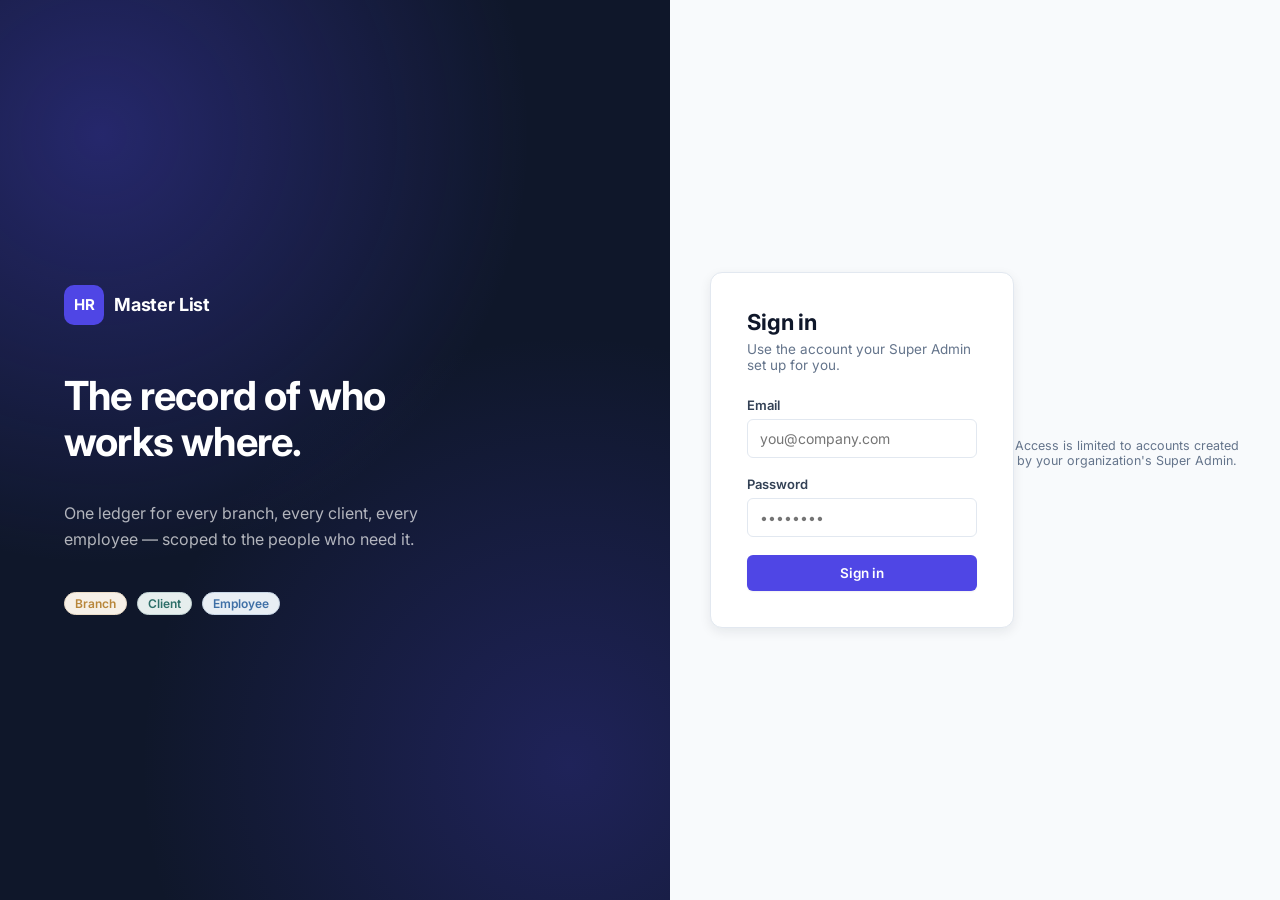
<file: index.html>
<!DOCTYPE html>
<html lang="en">
<head>
<meta charset="UTF-8">
<meta name="viewport" content="width=device-width, initial-scale=1.0">
<title>Sign in · HRIS</title>
<link rel="preconnect" href="https://fonts.googleapis.com">
<link href="https://fonts.googleapis.com/css2?family=Inter:wght@400;500;600;700&family=IBM+Plex+Mono:wght@500&display=swap" rel="stylesheet">
<link rel="stylesheet" href="css/style.css">
</head>
<body class="auth-body">

  <div class="auth-shell">
    <aside class="auth-brand">
      <div class="auth-brand-mark">
        <span class="seal">HR</span>
        <span class="brand-word">Master&nbsp;List</span>
      </div>
      <h1 class="auth-headline">The record of who works&nbsp;where.</h1>
      <p class="auth-sub">One ledger for every branch, every client, every employee — scoped to the people who need it.</p>
      <div class="auth-branches-preview">
        <div class="chip" style="--chip-color:#B8863A">Branch</div>
        <div class="chip" style="--chip-color:#2C6E68">Client</div>
        <div class="chip" style="--chip-color:#3E6FA6">Employee</div>
      </div>
    </aside>

    <main class="auth-panel">
      <form id="login-form" class="auth-form" novalidate>
        <h2>Sign in</h2>
        <p class="auth-form-sub">Use the account your Super Admin set up for you.</p>

        <p id="login-error" class="form-error" hidden></p>

        <label for="email">Email</label>
        <input type="email" id="email" name="email" required autocomplete="username" placeholder="you@company.com">

        <label for="password">Password</label>
        <input type="password" id="password" name="password" required autocomplete="current-password" placeholder="••••••••">

        <button type="submit" id="login-submit" class="btn btn-primary btn-block">Sign in</button>
      </form>
      <p class="auth-footnote">Access is limited to accounts created by your organization's Super Admin.</p>
    </main>
  </div>

<script src="js/config.js"></script>
<script src="js/api.js"></script>
<script src="js/auth.js"></script>
</body>
</html>
</file>
<file: css/style.css>
/* ============================================================
   HRIS Master List — design tokens
   Modern SaaS system: cool neutrals, a single confident violet-blue
   accent, and functional density built for scanning long lists.
   ============================================================ */

:root {
  --primary: #4F46E5;
  --primary-hover: #4338CA;
  --primary-soft: #EEF2FF;
  --primary-ring: rgba(79, 70, 229, 0.35);

  --ink: #0F172A;
  --ink-soft: #334155;
  --muted: #64748B;
  --faint: #94A3B8;

  --bg: #F8FAFC;
  --surface: #FFFFFF;
  --surface-hover: #F1F5F9;
  --border: #E2E8F0;
  --border-strong: #CBD5E1;

  --success: #16A34A;
  --success-soft: #F0FDF4;
  --danger: #DC2626;
  --danger-soft: #FEF2F2;
  --warning: #D97706;
  --warning-soft: #FFFBEB;

  --font-body: 'Inter', -apple-system, BlinkMacSystemFont, sans-serif;
  --font-mono: 'IBM Plex Mono', 'Courier New', monospace;

  --radius-sm: 6px;
  --radius: 8px;
  --radius-lg: 12px;
  --shadow-sm: 0 1px 2px rgba(15, 23, 42, 0.06);
  --shadow-md: 0 4px 12px rgba(15, 23, 42, 0.08);
  --shadow-lg: 0 16px 40px rgba(15, 23, 42, 0.16);
}

* { box-sizing: border-box; }

[hidden] { display: none !important; }

html { -webkit-font-smoothing: antialiased; }

body {
  margin: 0;
  font-family: var(--font-body);
  color: var(--ink);
  background: var(--bg);
}

h1, h2, h3, h4 { font-family: var(--font-body); margin: 0; letter-spacing: -0.01em; }

button, input, select, textarea { font-family: var(--font-body); font-size: 14px; }

.mono { font-family: var(--font-mono); font-size: 12.5px; }

:focus-visible {
  outline: 2px solid var(--primary);
  outline-offset: 2px;
}

/* ---- Buttons ------------------------------------------------------------ */

.btn {
  border: 1px solid transparent;
  border-radius: var(--radius-sm);
  padding: 9px 16px;
  font-weight: 600;
  font-size: 13.5px;
  cursor: pointer;
  transition: background 0.12s ease, border-color 0.12s ease, box-shadow 0.12s ease, color 0.12s ease;
  display: inline-flex;
  align-items: center;
  gap: 6px;
}
.btn:active { transform: translateY(1px); }
.btn-primary { background: var(--primary); color: #fff; box-shadow: var(--shadow-sm); }
.btn-primary:hover { background: var(--primary-hover); }
.btn-ghost { background: var(--surface); color: var(--ink-soft); border-color: var(--border); }
.btn-ghost:hover { background: var(--surface-hover); border-color: var(--border-strong); color: var(--ink); }
.btn-danger { background: var(--surface); color: var(--danger); border-color: var(--border); }
.btn-danger:hover { background: var(--danger-soft); border-color: #FCA5A5; }
.btn-sm { padding: 6px 12px; font-size: 12.5px; }
.btn-block { width: 100%; justify-content: center; }
.btn:disabled { opacity: 0.5; cursor: not-allowed; }

.icon-btn {
  background: transparent;
  border: none;
  font-size: 18px;
  line-height: 1;
  cursor: pointer;
  color: var(--muted);
  padding: 5px 9px;
  border-radius: var(--radius-sm);
}
.icon-btn:hover { background: var(--surface-hover); color: var(--ink); }

.link-btn {
  background: none;
  border: none;
  color: var(--primary);
  font-weight: 600;
  cursor: pointer;
  padding: 4px 6px;
  border-radius: var(--radius-sm);
  font-size: 12.5px;
}
.link-btn:hover { background: var(--primary-soft); }
.link-danger { color: var(--danger); }
.link-danger:hover { background: var(--danger-soft); }

/* ---- Chips / badges / pills ---------------------------------------------- */

.chip {
  display: inline-block;
  padding: 3px 10px;
  border-radius: 999px;
  font-size: 12px;
  font-weight: 600;
  color: var(--chip-color, var(--ink));
  background: color-mix(in srgb, var(--chip-color, var(--ink)) 12%, white);
  border: 1px solid color-mix(in srgb, var(--chip-color, var(--ink)) 28%, white);
}

.role-badge {
  font-size: 11px;
  font-weight: 700;
  letter-spacing: 0.03em;
  text-transform: uppercase;
  padding: 4px 10px;
  border-radius: 999px;
  background: var(--ink);
  color: #fff;
}
.role-badge.role-Viewer, .role-badge.role-Commenter { background: var(--muted); }
.role-badge.role-Editor { background: #0EA5A0; }
.role-badge.role-Admin { background: var(--ink-soft); }
.role-badge.role-SuperAdmin { background: var(--primary); }

.status-pill {
  font-size: 12px;
  font-weight: 600;
  padding: 3px 10px;
  border-radius: 999px;
  display: inline-flex;
  align-items: center;
  gap: 5px;
}
.status-pill::before { content: ''; width: 6px; height: 6px; border-radius: 50%; background: currentColor; }
.status-Active { background: var(--success-soft); color: var(--success); }
.status-Inactive { background: var(--danger-soft); color: var(--danger); }

/* ---- Avatars ---------------------------------------------------------------- */

.avatar {
  display: inline-flex;
  align-items: center;
  justify-content: center;
  width: 30px; height: 30px;
  border-radius: 50%;
  font-size: 11.5px;
  font-weight: 700;
  color: var(--av-color, var(--primary));
  background: color-mix(in srgb, var(--av-color, var(--primary)) 15%, white);
  flex-shrink: 0;
}

/* ---- Seal / brand mark ----------------------------------------------------- */

.seal {
  display: inline-flex;
  align-items: center;
  justify-content: center;
  width: 40px; height: 40px;
  border-radius: 10px;
  background: var(--primary);
  color: #fff;
  font-weight: 700;
  font-size: 15px;
}
.seal-sm { width: 30px; height: 30px; font-size: 12.5px; border-radius: 8px; }
.brand-word { font-weight: 700; font-size: 16px; margin-left: 10px; color: var(--ink); letter-spacing: -0.01em; }

/* ============================================================
   Login screen
   ============================================================ */

.auth-body { height: 100vh; overflow: hidden; }

.auth-shell {
  display: grid;
  grid-template-columns: 1.1fr 1fr;
  height: 100vh;
}

.auth-brand {
  background: var(--ink);
  background-image: radial-gradient(circle at 15% 15%, rgba(79,70,229,0.35), transparent 45%),
                     radial-gradient(circle at 85% 85%, rgba(79,70,229,0.25), transparent 45%);
  color: #fff;
  padding: 64px;
  display: flex;
  flex-direction: column;
  justify-content: center;
}
.auth-brand-mark { display: flex; align-items: center; margin-bottom: 48px; }
.auth-brand-mark .brand-word { color: #fff; font-size: 18px; }
.auth-headline {
  font-size: 40px;
  font-weight: 700;
  line-height: 1.15;
  max-width: 480px;
  margin-bottom: 20px;
  letter-spacing: -0.02em;
}
.auth-sub { color: rgba(255,255,255,0.68); max-width: 420px; line-height: 1.6; margin-bottom: 40px; }
.auth-branches-preview { display: flex; gap: 10px; }

.auth-panel {
  display: flex;
  align-items: center;
  justify-content: center;
  background: var(--bg);
  padding: 40px;
}
.auth-form {
  width: 100%;
  max-width: 380px;
  background: var(--surface);
  padding: 36px;
  border-radius: var(--radius-lg);
  border: 1px solid var(--border);
  box-shadow: var(--shadow-md);
}
.auth-form h2 { font-size: 22px; margin-bottom: 6px; font-weight: 700; }
.auth-form-sub { color: var(--muted); margin: 0 0 24px; font-size: 13.5px; }
.auth-form label { display: block; font-size: 13px; font-weight: 600; margin-bottom: 6px; color: var(--ink-soft); }
.auth-form input {
  width: 100%;
  padding: 10px 12px;
  margin-bottom: 18px;
  border: 1px solid var(--border);
  border-radius: var(--radius-sm);
  background: var(--surface);
  transition: border-color 0.12s ease, box-shadow 0.12s ease;
}
.auth-form input:focus { outline: none; border-color: var(--primary); box-shadow: 0 0 0 3px var(--primary-ring); }
.auth-footnote { text-align: center; color: var(--muted); font-size: 12.5px; max-width: 380px; margin-top: 18px; }

.form-error {
  background: var(--danger-soft);
  color: var(--danger);
  padding: 10px 12px;
  border-radius: var(--radius-sm);
  font-size: 13px;
  margin-bottom: 16px;
}

@media (max-width: 860px) {
  .auth-shell { grid-template-columns: 1fr; }
  .auth-brand { display: none; }
}

/* ============================================================
   App shell (dashboard, users page)
   ============================================================ */

.app-body { min-height: 100vh; }

.topbar {
  display: flex;
  align-items: center;
  gap: 24px;
  padding: 10px 20px;
  background: var(--surface);
  border-bottom: 1px solid var(--border);
  position: sticky;
  top: 0;
  z-index: 20;
}
.topbar-brand { display: flex; align-items: center; }
.topbar-search { flex: 1; }
.topbar-search input {
  width: 100%;
  max-width: 440px;
  padding: 8px 14px 8px 34px;
  border: 1px solid var(--border);
  border-radius: var(--radius-sm);
  background: var(--bg);
  background-image: url("data:image/svg+xml,%3Csvg xmlns='http://www.w3.org/2000/svg' width='14' height='14' viewBox='0 0 24 24' fill='none' stroke='%2394A3B8' stroke-width='2' stroke-linecap='round' stroke-linejoin='round'%3E%3Ccircle cx='11' cy='11' r='8'/%3E%3Cline x1='21' y1='21' x2='16.65' y2='16.65'/%3E%3C/svg%3E");
  background-repeat: no-repeat;
  background-position: 12px center;
  transition: border-color 0.12s ease, box-shadow 0.12s ease;
}
.topbar-search input:focus { outline: none; border-color: var(--primary); box-shadow: 0 0 0 3px var(--primary-ring); background-color: var(--surface); }
.topbar-user { display: flex; align-items: center; gap: 12px; }
.user-email { font-size: 13px; color: var(--muted); }

.app-shell {
  display: grid;
  grid-template-columns: 248px 1fr;
  min-height: calc(100vh - 57px);
}
.users-shell { grid-template-columns: 1fr; }

.rail {
  border-right: 1px solid var(--border);
  padding: 18px 12px;
  background: var(--surface);
}
.rail-header {
  display: flex;
  justify-content: space-between;
  align-items: center;
  font-size: 11px;
  font-weight: 700;
  text-transform: uppercase;
  letter-spacing: 0.05em;
  color: var(--faint);
  padding: 0 8px 10px;
}
.branch-tree { display: flex; flex-direction: column; gap: 1px; }
.tree-item {
  padding: 7px 10px;
  border-radius: var(--radius-sm);
  cursor: pointer;
  font-size: 13.5px;
  font-weight: 500;
  display: flex;
  align-items: center;
  gap: 8px;
  color: var(--ink-soft);
}
.tree-item:hover { background: var(--surface-hover); }
.tree-item.active { background: var(--primary-soft); color: var(--primary); font-weight: 600; }
.tree-client { padding-left: 30px; color: var(--muted); font-size: 13px; font-weight: 500; }
.tree-item.active.tree-client { color: var(--primary); }
.tree-dot { width: 7px; height: 7px; border-radius: 50%; background: var(--dot); display: inline-block; flex-shrink: 0; }
.tree-branch { justify-content: space-between; }
.tree-branch-label { display: flex; align-items: center; gap: 8px; flex: 1; }
.tree-add-client {
  background: none;
  border: none;
  color: var(--faint);
  font-size: 11.5px;
  font-weight: 600;
  cursor: pointer;
  padding: 2px 6px;
  border-radius: 4px;
  opacity: 0;
  transition: opacity 0.1s ease;
}
.tree-branch:hover .tree-add-client { opacity: 1; }
.tree-add-client:hover { background: var(--surface-hover); color: var(--ink); }

.main { padding: 22px 28px 32px; }

.page-header { display: flex; justify-content: space-between; align-items: flex-start; margin-bottom: 18px; }
.page-title { font-size: 21px; font-weight: 700; }
.page-subtitle { font-size: 13px; color: var(--muted); margin-top: 3px; }

.main-toolbar {
  display: flex;
  justify-content: space-between;
  align-items: center;
  gap: 12px;
  margin-bottom: 14px;
  flex-wrap: wrap;
}
.filter-group { display: flex; align-items: center; gap: 10px; flex-wrap: wrap; }
.filter-group select {
  padding: 7px 10px;
  border: 1px solid var(--border);
  border-radius: var(--radius-sm);
  background: var(--surface);
  color: var(--ink-soft);
  font-weight: 500;
}
.scope-label { font-size: 12.5px; color: var(--muted); }
.toolbar-actions { display: flex; align-items: center; gap: 8px; }

/* Segmented control (density) */
.segmented { display: inline-flex; border: 1px solid var(--border); border-radius: var(--radius-sm); overflow: hidden; }
.segmented button {
  border: none;
  background: var(--surface);
  padding: 6px 10px;
  font-size: 12.5px;
  font-weight: 600;
  color: var(--muted);
  cursor: pointer;
  border-right: 1px solid var(--border);
}
.segmented button:last-child { border-right: none; }
.segmented button.active { background: var(--primary-soft); color: var(--primary); }
.segmented button:hover:not(.active) { background: var(--surface-hover); }

/* ---- Bulk action bar ---------------------------------------------------- */

.bulk-bar {
  display: flex;
  align-items: center;
  justify-content: space-between;
  background: var(--primary-soft);
  border: 1px solid color-mix(in srgb, var(--primary) 30%, white);
  border-radius: var(--radius);
  padding: 9px 14px;
  margin-bottom: 14px;
  font-size: 13.5px;
  color: var(--primary);
  font-weight: 600;
}
.bulk-bar-actions { display: flex; align-items: center; gap: 8px; }

/* ---- Table ---------------------------------------------------------------- */

.table-wrap {
  background: var(--surface);
  border-radius: var(--radius-lg);
  border: 1px solid var(--border);
  overflow: hidden;
}
.table-scroll { overflow: auto; max-height: 68vh; }
.data-table { width: 100%; border-collapse: separate; border-spacing: 0; min-width: 760px; }
.data-table th {
  position: sticky;
  top: 0;
  z-index: 3;
  text-align: left;
  font-size: 11.5px;
  text-transform: uppercase;
  letter-spacing: 0.04em;
  color: var(--muted);
  padding: 11px 16px;
  border-bottom: 1px solid var(--border);
  background: var(--bg);
  white-space: nowrap;
  font-weight: 700;
}
.data-table th.sortable { cursor: pointer; user-select: none; }
.data-table th.sortable:hover { color: var(--ink); }
.sort-arrow { display: inline-block; margin-left: 3px; opacity: 0.35; font-size: 10px; }
.sort-arrow.active { opacity: 1; color: var(--primary); }
.data-table td {
  padding: 12px 16px;
  border-bottom: 1px solid var(--border);
  font-size: 13.5px;
  color: var(--ink-soft);
}
.data-table.density-compact td { padding: 7px 16px; }
.data-table.density-compact .avatar { width: 24px; height: 24px; font-size: 10px; }
.data-table tr:last-child td { border-bottom: none; }
.data-table tr:hover td { background: var(--surface-hover); }
.data-table tr.row-selected td { background: var(--primary-soft); }
.th-checkbox, .td-checkbox { width: 36px; padding-left: 16px; padding-right: 0; }
.name-cell { display: flex; align-items: center; gap: 10px; }
.cell-name { cursor: pointer; font-weight: 600; color: var(--ink); }
.cell-name:hover { color: var(--primary); }
.cell-actions { text-align: right; white-space: nowrap; }
.empty-state, .empty-state-sm { padding: 48px 20px; text-align: center; color: var(--muted); }
.empty-state-icon { font-size: 28px; margin-bottom: 8px; opacity: 0.5; }
.empty-state-sm { padding: 12px 0; font-size: 13px; }

input[type="checkbox"] {
  width: 16px; height: 16px;
  accent-color: var(--primary);
  cursor: pointer;
}

/* ---- Skeleton loading ------------------------------------------------------ */

.skeleton-cell { padding: 14px 16px; }
.skeleton-bar {
  height: 12px;
  border-radius: 4px;
  background: linear-gradient(90deg, var(--surface-hover) 25%, var(--border) 50%, var(--surface-hover) 75%);
  background-size: 200% 100%;
  animation: skeleton-shimmer 1.3s infinite;
}
@keyframes skeleton-shimmer {
  0% { background-position: 200% 0; }
  100% { background-position: -200% 0; }
}

/* ---- Pagination ---------------------------------------------------------- */

.pagination-bar {
  display: flex;
  align-items: center;
  justify-content: space-between;
  padding: 12px 16px;
  border-top: 1px solid var(--border);
  background: var(--bg);
  font-size: 13px;
  color: var(--muted);
  flex-wrap: wrap;
  gap: 10px;
}
.pagination-summary { display: flex; align-items: center; gap: 14px; }
.pagination-summary select {
  padding: 5px 8px;
  border: 1px solid var(--border);
  border-radius: var(--radius-sm);
  background: var(--surface);
  font-size: 12.5px;
}
.pagination-controls { display: flex; align-items: center; gap: 4px; }
.page-btn {
  border: 1px solid var(--border);
  background: var(--surface);
  color: var(--ink-soft);
  min-width: 30px;
  height: 30px;
  border-radius: var(--radius-sm);
  cursor: pointer;
  font-size: 12.5px;
  font-weight: 600;
  padding: 0 8px;
}
.page-btn:hover:not(:disabled) { background: var(--surface-hover); border-color: var(--border-strong); }
.page-btn.active { background: var(--primary); border-color: var(--primary); color: #fff; }
.page-btn:disabled { opacity: 0.4; cursor: not-allowed; }
.page-ellipsis { padding: 0 4px; color: var(--faint); }

/* ============================================================
   Slide-over panels + modals
   ============================================================ */

.slideover { position: fixed; inset: 0; z-index: 50; }
.slideover-backdrop { position: absolute; inset: 0; background: rgba(15, 23, 42, 0.4); }
.slideover-card {
  position: absolute;
  right: 0; top: 0; bottom: 0;
  width: 480px;
  max-width: 92vw;
  background: var(--surface);
  box-shadow: var(--shadow-lg);
  padding: 22px 26px;
  overflow-y: auto;
}
.slideover-card-wide { width: 640px; }
.slideover-head { display: flex; justify-content: space-between; align-items: center; margin-bottom: 18px; }
.slideover-head h3 { font-size: 18px; font-weight: 700; }
.slideover-actions { display: flex; justify-content: flex-end; gap: 10px; margin-top: 20px; }

.modal { position: fixed; inset: 0; z-index: 60; display: flex; align-items: center; justify-content: center; }
.modal-backdrop { position: absolute; inset: 0; background: rgba(15, 23, 42, 0.4); }
.modal-card {
  position: relative;
  width: 420px;
  max-width: 92vw;
  background: var(--surface);
  border-radius: var(--radius-lg);
  padding: 22px 26px;
  box-shadow: var(--shadow-lg);
}
.modal-head { display: flex; justify-content: space-between; align-items: center; margin-bottom: 16px; }
.modal-head h3 { font-size: 17px; font-weight: 700; }

.stacked-form label { display: block; font-size: 13px; font-weight: 600; margin: 12px 0 6px; color: var(--ink-soft); }
.stacked-form input, .stacked-form select, .stacked-form textarea {
  width: 100%;
  padding: 9px 12px;
  border: 1px solid var(--border);
  border-radius: var(--radius-sm);
  background: var(--surface);
  transition: border-color 0.12s ease, box-shadow 0.12s ease;
}
.stacked-form input:focus, .stacked-form select:focus, .stacked-form textarea:focus {
  outline: none; border-color: var(--primary); box-shadow: 0 0 0 3px var(--primary-ring);
}
.stacked-form textarea { min-height: 70px; resize: vertical; }
.form-row { display: grid; grid-template-columns: repeat(auto-fit, minmax(120px, 1fr)); gap: 12px; }
.field-hint { font-size: 12px; color: var(--muted); margin: 4px 0 0; }
.checkbox-list { display: flex; flex-direction: column; gap: 6px; max-height: 160px; overflow-y: auto; border: 1px solid var(--border); border-radius: var(--radius-sm); padding: 10px; background: var(--bg); }
.inline-checkbox { display: flex; align-items: center; gap: 8px; font-weight: 500 !important; font-size: 13px !important; }
.inline-checkbox input { width: auto !important; }

.form-section-title {
  font-size: 12.5px;
  font-weight: 700;
  text-transform: uppercase;
  letter-spacing: 0.04em;
  color: var(--primary);
  margin: 26px 0 4px;
  padding-top: 18px;
  border-top: 1px solid var(--border);
}
.stacked-form > .form-section-title:first-child { margin-top: 0; padding-top: 0; border-top: none; }
.form-section-sub { font-size: 12px; color: var(--muted); margin: -2px 0 10px; }

.field-error {
  display: none;
  font-size: 12px;
  color: var(--danger);
  margin-top: 4px;
  font-weight: 500;
}
.field-error.show { display: block; }
.stacked-form input.invalid,
.stacked-form select.invalid,
.stacked-form textarea.invalid {
  border-color: var(--danger);
  background: var(--danger-soft);
}
.checkbox-line {
  display: flex;
  align-items: center;
  gap: 7px;
  margin-top: 6px;
  font-size: 12.5px;
  color: var(--ink-soft);
}
.checkbox-line input { width: auto; }
.checkbox-line label { margin: 0 !important; font-weight: 500 !important; }

/* ---- Detail panel ------------------------------------------------------------- */

.detail-grid { display: grid; grid-template-columns: 1fr 1fr; gap: 14px 20px; margin-bottom: 24px; }
.detail-label { display: block; font-size: 11px; text-transform: uppercase; letter-spacing: 0.03em; color: var(--faint); margin-bottom: 3px; font-weight: 700; }

.comments-section { border-top: 1px solid var(--border); padding-top: 18px; }
.comments-section h4 { font-size: 14px; margin-bottom: 12px; font-weight: 700; }
.comments-list { display: flex; flex-direction: column; gap: 10px; margin-bottom: 14px; max-height: 220px; overflow-y: auto; }
.comment { background: var(--bg); border-radius: var(--radius); padding: 10px 12px; }
.comment-meta { font-size: 11.5px; color: var(--muted); margin-bottom: 4px; }
.comment-text { font-size: 13.5px; color: var(--ink-soft); }
.comment-form { display: flex; gap: 10px; align-items: flex-start; }
.comment-form textarea { flex: 1; }

/* ---- Toasts ---------------------------------------------------------------- */

.toast-stack {
  position: fixed;
  bottom: 20px;
  right: 20px;
  z-index: 100;
  display: flex;
  flex-direction: column;
  gap: 8px;
  max-width: 340px;
}
.toast {
  background: var(--ink);
  color: #fff;
  padding: 11px 14px;
  border-radius: var(--radius);
  font-size: 13.5px;
  box-shadow: var(--shadow-lg);
  display: flex;
  align-items: center;
  gap: 10px;
  animation: toast-in 0.18s ease;
}
.toast.toast-success { background: #14532D; }
.toast.toast-danger { background: #7F1D1D; }
@keyframes toast-in {
  from { opacity: 0; transform: translateY(6px); }
  to { opacity: 1; transform: translateY(0); }
}

/* ---- Responsive ------------------------------------------------------------- */

@media (max-width: 900px) {
  .app-shell { grid-template-columns: 1fr; }
  .rail { display: none; }
  .topbar-search { display: none; }
}
</file>
